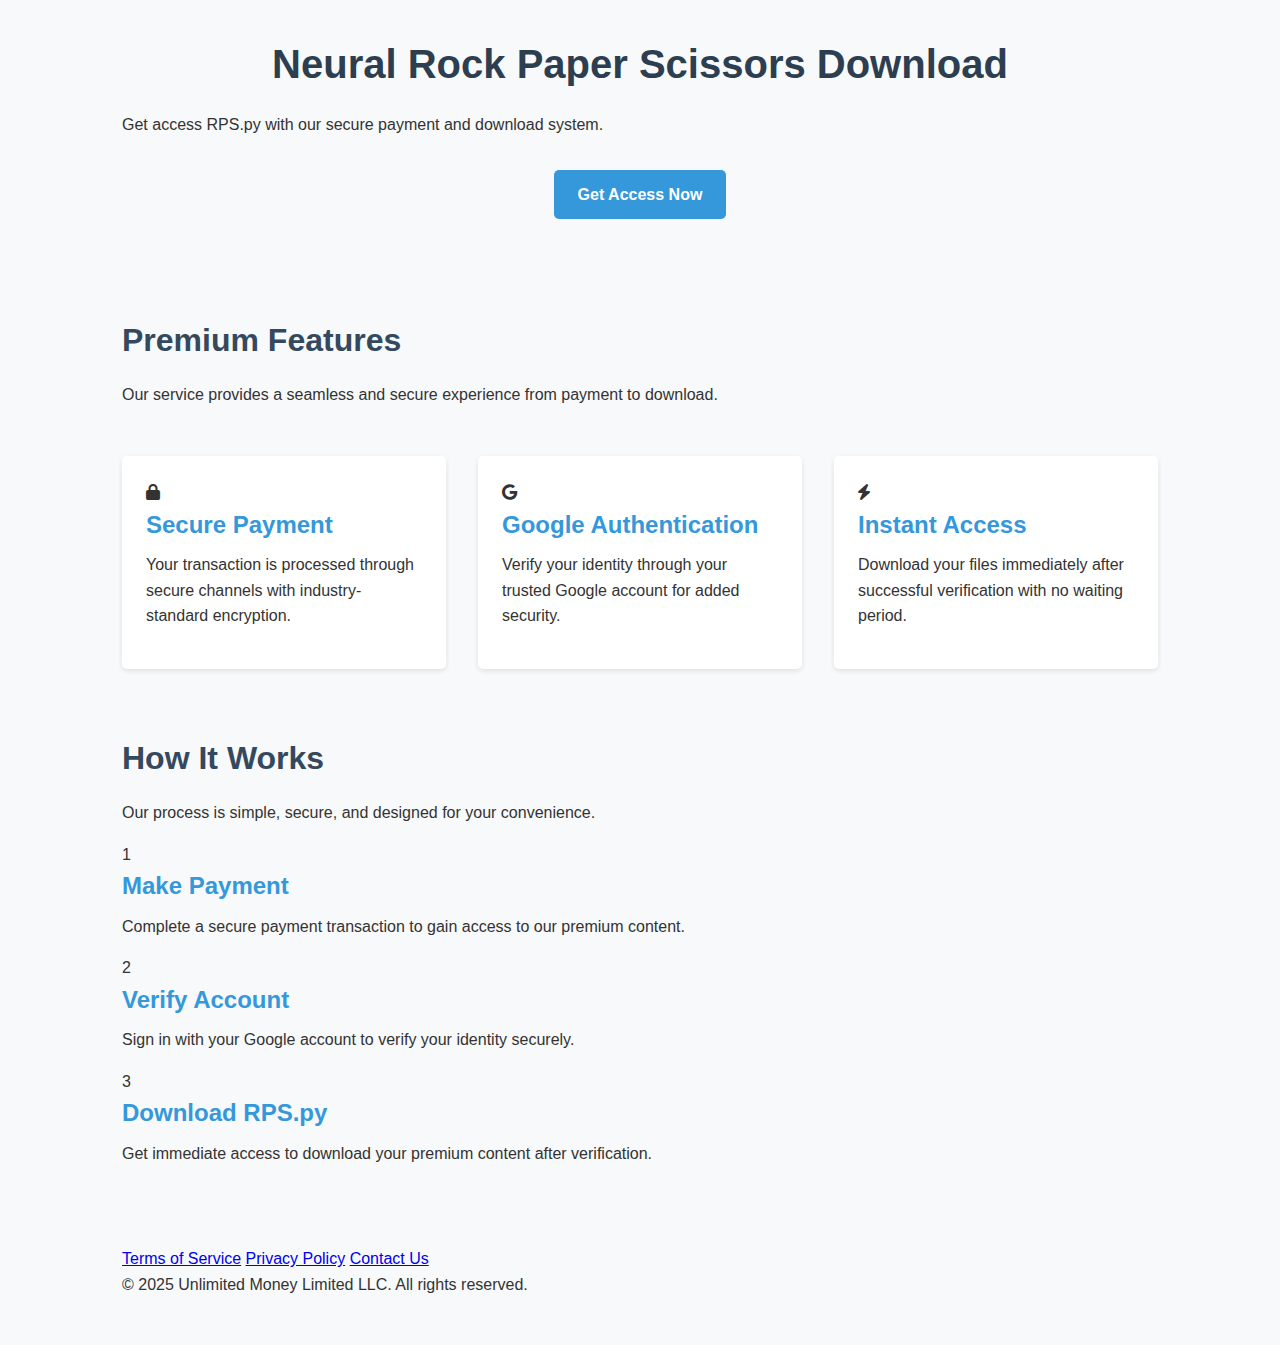
<file: index.html>
<!DOCTYPE html>
<html lang="en">
<head>
    <meta charset="UTF-8">
    <meta name="viewport" content="width=device-width, initial-scale=1.0">
    <title>Neural Rock Paper Scissors Download</title>
    <!-- Font Awesome for icons -->
    <link rel="stylesheet" href="https://cdnjs.cloudflare.com/ajax/libs/font-awesome/6.0.0/css/all.min.css">
    <!-- Link to stylesheet - UPDATED for flat structure -->
    <link rel="stylesheet" href="style.css">
</head>
<body>
    <!-- Header Section -->
    <header>
        <div class="container">
            <h1 class="fade-in">Neural Rock Paper Scissors Download</h1>
            <p class="slide-up">Get access RPS.py with our secure payment and download system.</p>
            <div class="cta-button slide-up">
                <a href="payment.html" class="btn">Get Access Now</a>
            </div>
        </div>
    </header>

    <!-- Features Section -->
    <section class="features-section">
        <div class="container">
            <div class="section-title">
                <h2>Premium Features</h2>
                <p>Our service provides a seamless and secure experience from payment to download.</p>
            </div>
            <div class="features">
                <div class="feature">
                    <div class="feature-icon">
                        <i class="fas fa-lock"></i>
                    </div>
                    <h3>Secure Payment</h3>
                    <p>Your transaction is processed through secure channels with industry-standard encryption.</p>
                </div>
                <div class="feature">
                    <div class="feature-icon">
                        <i class="fab fa-google"></i>
                    </div>
                    <h3>Google Authentication</h3>
                    <p>Verify your identity through your trusted Google account for added security.</p>
                </div>
                <div class="feature">
                    <div class="feature-icon">
                        <i class="fas fa-bolt"></i>
                    </div>
                    <h3>Instant Access</h3>
                    <p>Download your files immediately after successful verification with no waiting period.</p>
                </div>
            </div>
        </div>
    </section>

    <!-- How It Works Section -->
    <section class="how-it-works">
        <div class="container">
            <div class="section-title">
                <h2>How It Works</h2>
                <p>Our process is simple, secure, and designed for your convenience.</p>
            </div>
            <div class="steps">
                <div class="step">
                    <div class="step-number">1</div>
                    <h3>Make Payment</h3>
                    <p>Complete a secure payment transaction to gain access to our premium content.</p>
                </div>
                <div class="step">
                    <div class="step-number">2</div>
                    <h3>Verify Account</h3>
                    <p>Sign in with your Google account to verify your identity securely.</p>
                </div>
                <div class="step">
                    <div class="step-number">3</div>
                    <h3>Download RPS.py</h3>
                    <p>Get immediate access to download your premium content after verification.</p>
                </div>
            </div>
        </div>
    </section>

    <!-- Footer -->
    <footer>
        <div class="container">
            <div class="footer-links">
                <a href="#">Terms of Service</a>
                <a href="#">Privacy Policy</a>
                <a href="#">Contact Us</a>
            </div>
            <p>&copy; 2025 Unlimited Money Limited LLC. All rights reserved.</p>
        </div>
    </footer>

    <!-- JavaScript - UPDATED for flat structure -->
    <script src="auth.js"></script>
</body>
</html>
</file>
<file: style.css>
* {
    box-sizing: border-box;
    margin: 0;
    padding: 0;
}

body {
    font-family: 'Segoe UI', Tahoma, Geneva, Verdana, sans-serif;
    line-height: 1.6;
    color: #333;
    background-color: #f8f9fa;
}

.container {
    max-width: 1100px;
    margin: 0 auto;
    padding: 2rem;
}

h1 {
    font-size: 2.5rem;
    margin-bottom: 1rem;
    color: #2c3e50;
    text-align: center;
}

h2 {
    font-size: 2rem;
    margin-bottom: 1rem;
    color: #34495e;
}

h3 {
    font-size: 1.5rem;
    margin-bottom: 0.5rem;
    color: #3498db;
}

p {
    margin-bottom: 1rem;
}

.cta-button {
    text-align: center;
    margin: 2rem 0;
}

.btn {
    display: inline-block;
    background: #3498db;
    color: #fff;
    padding: 0.75rem 1.5rem;
    border: none;
    border-radius: 5px;
    cursor: pointer;
    text-decoration: none;
    font-size: 1rem;
    font-weight: bold;
    transition: background 0.3s ease;
}

.btn:hover {
    background: #2980b9;
}

.btn-google {
    background: #4285F4;
}

.btn-google:hover {
    background: #3367D6;
}

.btn-small {
    padding: 0.5rem 1rem;
    font-size: 0.9rem;
}

.features {
    display: grid;
    grid-template-columns: repeat(auto-fit, minmax(300px, 1fr));
    gap: 2rem;
    margin-top: 3rem;
}

.feature {
    background: white;
    padding: 1.5rem;
    border-radius: 5px;
    box-shadow: 0 2px 5px rgba(0,0,0,0.1);
}

.login-container, 
#payment-container,
#download-container {
    background: white;
    padding: 2rem;
    border-radius: 5px;
    box-shadow: 0 2px 5px rgba(0,0,0,0.1);
    margin: 2rem 0;
}

.file-card {
    display: flex;
    justify-content: space-between;
    align-items: center;
    background: #f1f8ff;
    padding: 1.5rem;
    border-radius: 5px;
    margin-top: 1.5rem;
}

.hidden {
    display: none;
}

#user-info {
    display: flex;
    justify-content: space-between;
    align-items: center;
    background: #f7f7f7;
    padding: 0.75rem 1rem;
    border-radius: 5px;
    margin-bottom: 1.5rem;
}
</file>
